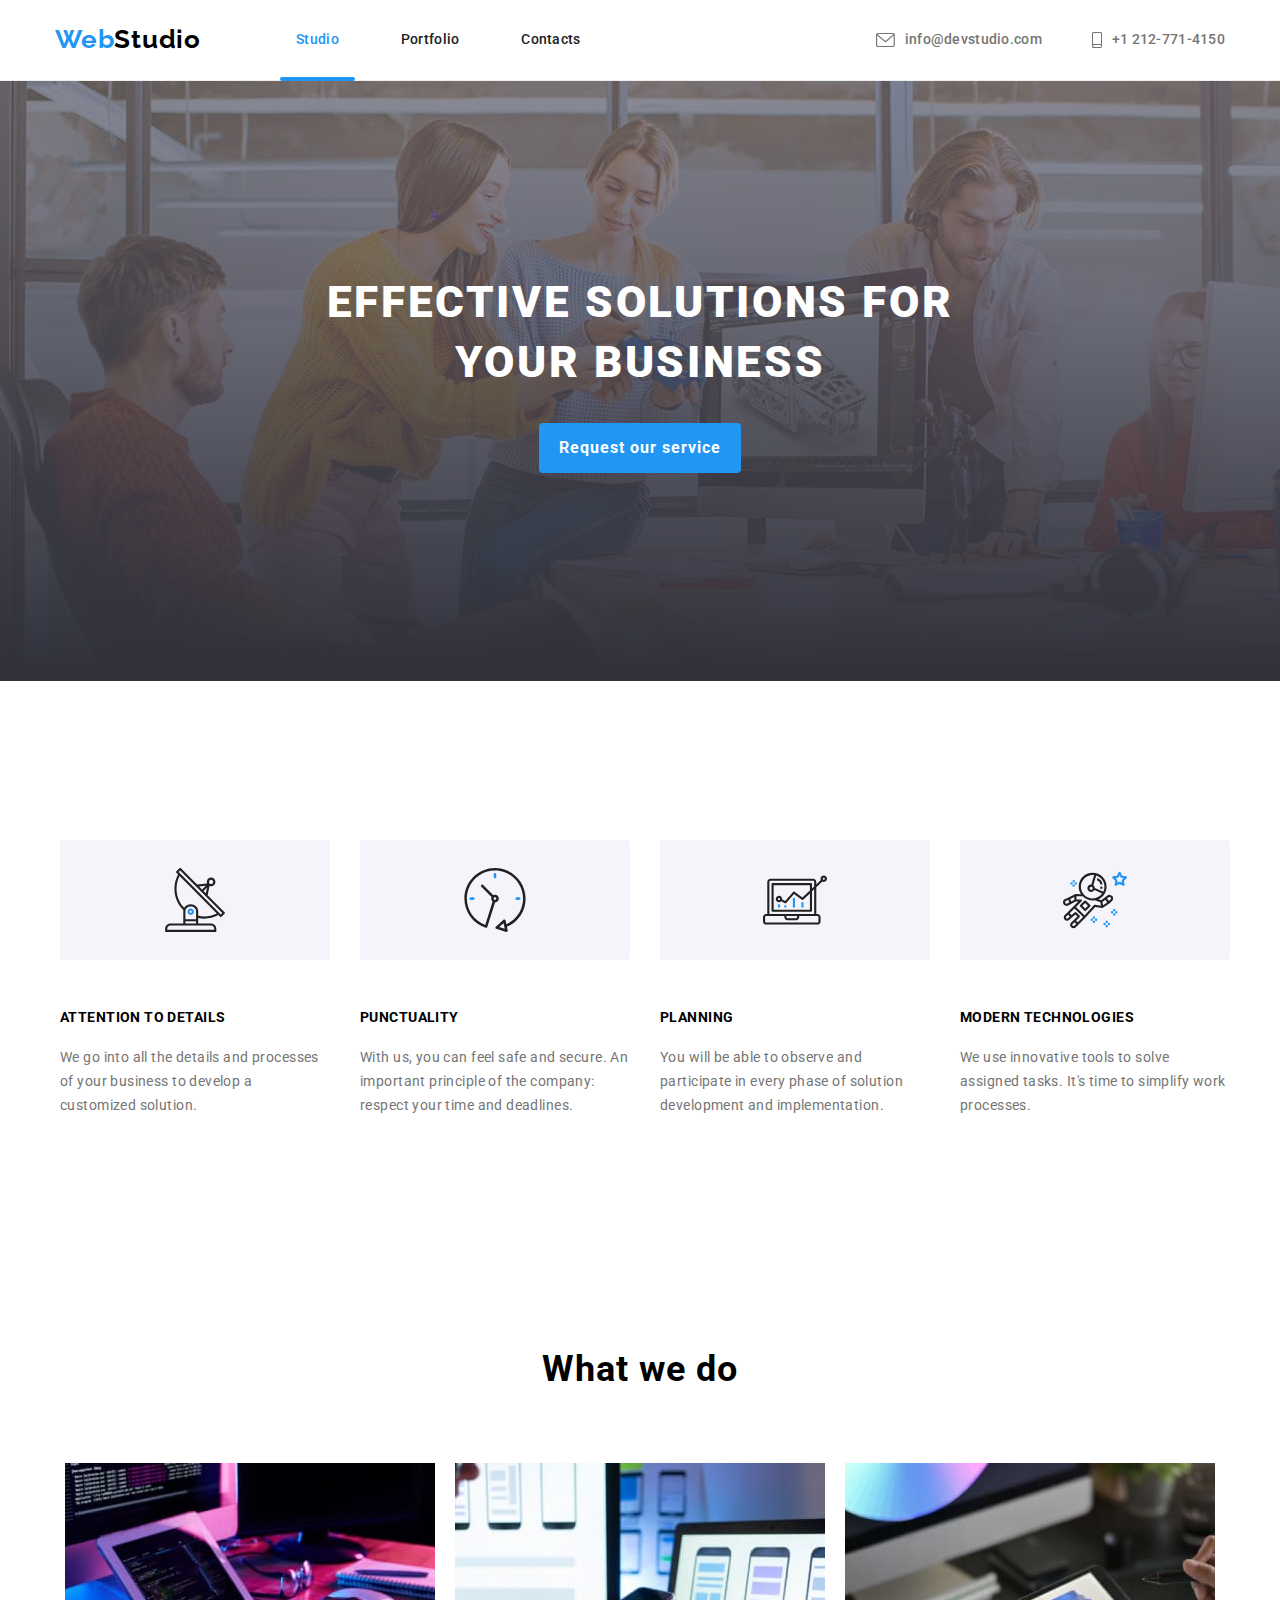
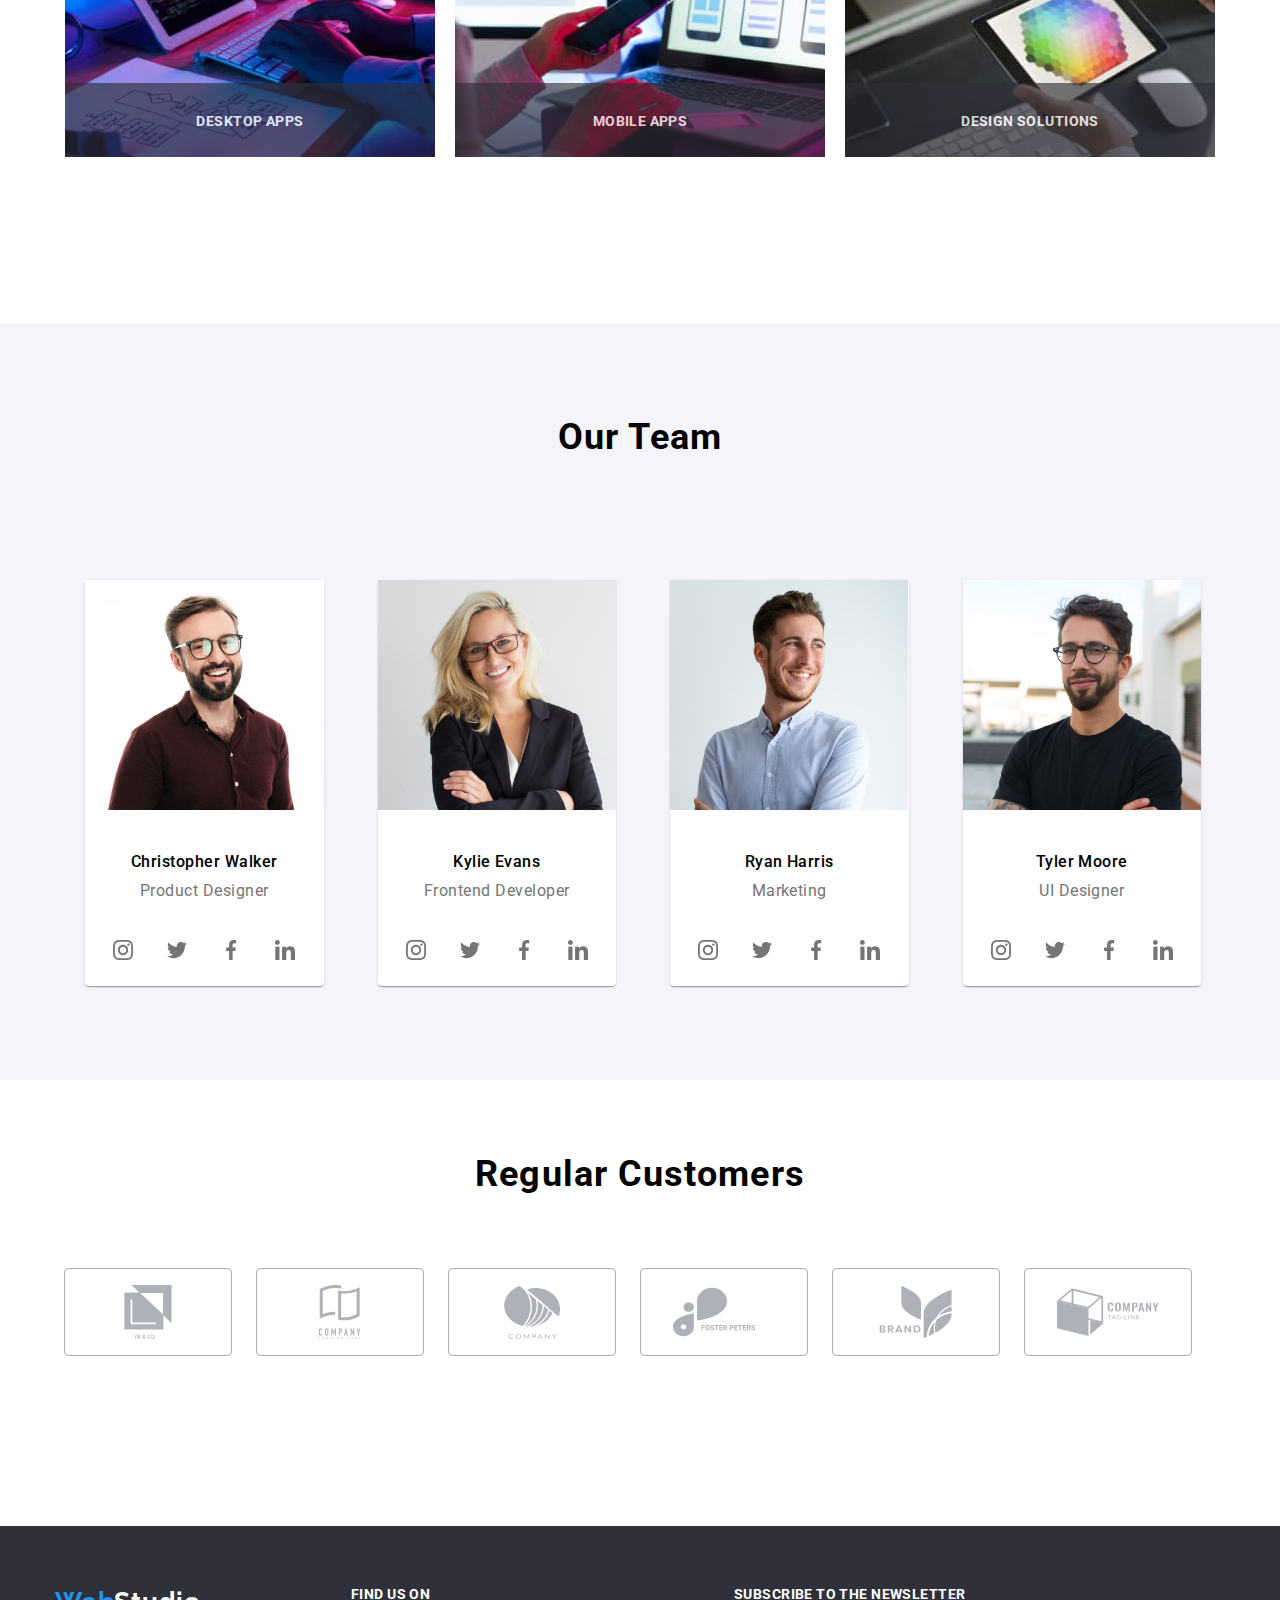
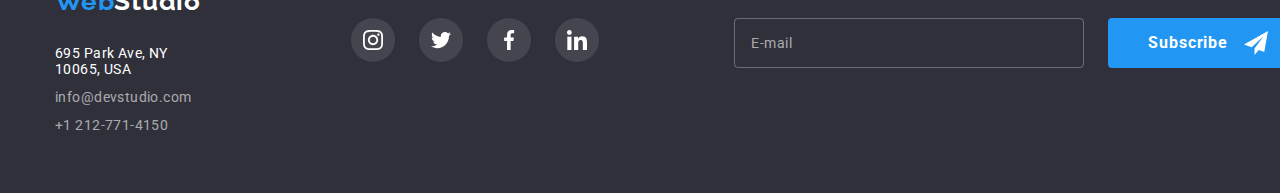
<file: index.html>
<!DOCTYPE html>
<html lang="en">

<head>
  <meta charset="UTF-8" />
  <meta http-equiv="X-UA-Compatible" content="IE=edge" />
  <meta name="viewport" content="width=device-width, initial-scale=1.0" />
  <link rel="preconnect" href="https://fonts.googleapis.com" />
  <link rel="preconnect" href="https://fonts.gstatic.com" crossorigin />
  <link href="https://fonts.googleapis.com/css2?family=Raleway:wght@700&family=Roboto:wght@400;500;700;900&display=swap"
    rel="stylesheet" />
  <link rel="stylesheet"
    href="https://cdnjs.cloudflare.com/ajax/libs/modern-normalize/1.0.0/modern-normalize.min.css" />
  <link rel="stylesheet" href="./css/styles.css" />
  <title>Main</title>
</head>

<body>
  <div class="modal is-hidden" data-modal>
    <div class="inner-div">
      <button data-modal-close type="button" class="modal-btn">
        <svg class="modal-icon" width="11" height="11">
          <use href="./images/icons.svg#icon-close-black-18dp-2-1"></use>
        </svg>
      </button>
      <h3 class="modal-title">Leave your information and we'll call you back</h3>
      <div class="modal-content">
        <form name="contact-form" class="contact-form">
          <div class="form-element">
            <label class="form-item">
              <p class="form-item-text">Name</p>
              <input type="text" name="name" class="form-input">
              <svg class="form-svg" width="12" height="12">
                <use href="./images/icons.svg#icon-account"></use>
              </svg>
            </label>
          </div>
          <div class="form-element">
            <label class="form-item">
              <p class="form-item-text">Telephone</p>
              <input type="tel" name="phone_number" class="form-input">
              <svg class="form-svg" width="13" height="13">
                <use href="./images/icons.svg#icon-phone"></use>
              </svg>
            </label>
          </div>
          <div class="form-element">
            <label class="form-item">
              <p class="form-item-text">E-mail</p>
              <input type="email" name="email" class="form-input">
              <svg class="form-svg" width="15" height="12">
                <use href="./images/icons.svg#icon-envelope-2"></use>
              </svg>
            </label>
          </div>
          <div class="form-element">
            <label class="form-item">
              <p class="form-item-text">Comments</p>
              <textarea name="comments" rows="8" placeholder="Enter the text"></textarea>
            </label>
          </div>
          <label class="form-agreement">
            <input class="form-checkbox" type="checkbox" name="terms_conditions" />
            <span class="form-text">
              I agree with the letter and accept the
              <a class="form-link" href="">Terms and Conditions</a>
            </span>
          </label>
          <button class="form-button" type="submit">Send</button>
        </form>
      </div>
    </div>
  </div>
  </div>
  </div>

  <!-- Page header -->
  <header class="page-header">
    <!-- Navigation bar -->
    <div class="container header-container">
      <nav class="nav-section unstyled-list">
        <a class="logo top-logo link" href="./index.html">Studio</a>
        <ul class="left-nav unstyled-list">
          <li class="left-nav-item">
            <a class="nav-pages link active-link" href="./index.html">Studio</a>
          </li>
          <li class="left-nav-item">
            <a class="nav-pages link" href="./portfolio.html">Portfolio</a>
          </li>
          <li class="left-nav-item">
            <a class="nav-pages link" href="contacts.html">Contacts</a>
          </li>
        </ul>
        <ul class="right-nav unstyled-list link">
          <li><a href="mailto:info@devstudio.com"><svg class="nav-contacts-icon" width="29" height="16">
                <use href="./images/icons.svg#icon-envelope"></use>
              </svg>info@devstudio.com</a></li>
          <li><a href="tel:+12127724159"><svg class="nav-contacts-icon" width="20" height="16">
                <use href="./images/icons.svg#icon-smartphone"></use>
              </svg>+1 212-771-4150</a></li>
        </ul>
      </nav>
    </div>
  </header>

  <!-- Unique page content -->
  <main>
    <!-- Hero section -->
    <section class="hero-section">
      <div class="container hero-container">
        <h1 class="h1 hero-title">EFFECTIVE SOLUTIONS FOR <br> YOUR BUSINESS</h1>
        <button data-modal-open class="hero-button" type="button">Request our service</button>
      </div>
    </section>

    <!-- Our values section -->
    <section class="section our-values">
      <div class="container">
        <div class="values-wrapper">
          <ul class="our-values-card-set unstyled-list">
            <li class="values-card">
              <div class="values-icon-background">
                <svg class="values-icons" width="65" height="70">
                  <use href="./images/icons.svg#icon-antenna-1"></use>
                </svg>
              </div>
              <h2 class="values-title">ATTENTION TO DETAILS</h2>
              <p class="values-text">
                We go into all the details and processes of your business to
                develop a customized solution.
              </p>
            </li>
            <li class="values-card">
              <div class="values-icon-background">
                <svg class="values-icons" width="70" height="70">
                  <use href="./images/icons.svg#icon-clock-1"></use>
                </svg>
              </div>
              <h2 class="values-title">PUNCTUALITY</h2>
              <p class="values-text">
                With us, you can feel safe and secure. An important principle of
                the company: respect your time and deadlines.
              </p>
            </li>
            <li class="values-card">
              <div class="values-icon-background">
                <svg class="values-icons" width="70" height="70">
                  <use href="./images/icons.svg#icon-diagram-1"></use>
                </svg>
              </div>
              <h2 class="values-title">PLANNING</h2>
              <p class="values-text">
                You will be able to observe and participate in every phase of
                solution development and implementation.
              </p>
            </li>
            <li class="values-card">
              <div class="values-icon-background">
                <svg class="values-icons" width="70" height="70">
                  <use href="./images/icons.svg#icon-astronaut-1"></use>
                </svg>
              </div>
              <h2 class="values-title">MODERN TECHNOLOGIES</h2>
              <p class="values-text">
                We use innovative tools to solve assigned tasks. It's time to
                simplify work processes.
              </p>
            </li>
          </ul>
        </div>
      </div>
    </section>

    <!-- What we do section -->
    <section class="section">
      <div class="container">
        <h2 class="h2 section-title">What we do</h2>
        <ul class="what-we-do-img-cards unstyled-list">
          <li class="services-list-item">
            <div class="overlay-wwd">
              <p>DESKTOP APPS</p>
            </div>
            <img class="what-we-do-image" src="images/tablet1.jpg" alt="hands working on keyboard and tablet" />
          </li>
          <li class="services-list-item">
            <div class="overlay-wwd">
              <p>Mobile APPS</p>
            </div>
            <img class="what-we-do-image" src="images/laptop.jpg" alt="hands with phone and laptop" />
          </li>
          <li class="services-list-item">
            <div class="overlay-wwd">
              <p>DESIGN SOLUTIONS</p>
            </div>
            <img class="what-we-do-image" src="images/tablet2.jpg" alt="hands with a tablet showing a color palette" />
          </li>
        </ul>
      </div>
    </section>

    <!-- Our Team section -->
    <section class="section team-section">
      <div class="container our-team">
        <h2 class="h2 section-title">Our Team</h2>
        <ul class="team-cards unstyled-list">
          <li class="team-member-card">
            <img class="team-member-pic" src="images/person1.jpg" alt="Christopher Walker" />
            <div class="team-card-wrapper">
              <h3 class="team-name">Christopher Walker</h3>
              <p class="team-job-title">Product Designer</p>
              <div class="social-media-icons">
                <ul class="footer-social-list unstyled-list">
                  <li class="icon-list-item"><a href="#">
                      <svg class="footer-social-list-icon">
                        <use href="./images/icons.svg#icon-instagram-2"></use>
                      </svg>
                    </a></li>
                  <li class="icon-list-item"><a href="#"><svg class="footer-social-list-icon">
                        <use href="./images/icons.svg#icon-twitter-1"></use>
                      </svg></a></li>
                  <li class="icon-list-item"><a href="#"><svg class="footer-social-list-icon">
                        <use href="./images/icons.svg#icon-facebook-1"></use>
                      </svg></a></li>
                  <li class="icon-list-item"><a href="#"><svg class="footer-social-list-icon">
                        <use href="./images/icons.svg#icon-linkedin-1"></use>
                      </svg></a></li>
                </ul>
              </div>
            </div>
          </li>
          <li class="team-member-card">
            <img class="team-member-pic" src="images/person2.jpg" alt="Kylie Evans" />
            <div class="team-card-wrapper">
              <h3 class="team-name">Kylie Evans</h3>
              <p class="team-job-title">Frontend Developer</p>
              <div class="social-media-icons">
                <ul class="footer-social-list unstyled-list">
                  <li class="icon-list-item"><a href="#">
                      <svg class="footer-social-list-icon">
                        <use href="./images/icons.svg#icon-instagram-2"></use>
                      </svg>
                    </a></li>
                  <li class="icon-list-item"><a href="#"><svg class="footer-social-list-icon">
                        <use href="./images/icons.svg#icon-twitter-1"></use>
                      </svg></a></li>
                  <li class="icon-list-item"><a href="#"><svg class="footer-social-list-icon">
                        <use href="./images/icons.svg#icon-facebook-1"></use>
                      </svg></a></li>
                  <li class="icon-list-item"><a href="#"><svg class="footer-social-list-icon">
                        <use href="./images/icons.svg#icon-linkedin-1"></use>
                      </svg></a></li>
                </ul>
              </div>
            </div>
          </li>
          <li class="team-member-card">
            <img class="team-member-pic" src="images/person3.jpg" alt="Ryan Harris" />
            <div class="team-card-wrapper">
              <h3 class="team-name">Ryan Harris</h3>
              <p class="team-job-title">Marketing</p>
              <div class="social-media-icons">
                <ul class="footer-social-list unstyled-list">
                  <li class="icon-list-item"><a href="#">
                      <svg class="footer-social-list-icon">
                        <use href="./images/icons.svg#icon-instagram-2"></use>
                      </svg>
                    </a></li>
                  <li class="icon-list-item"><a href="#"><svg class="footer-social-list-icon">
                        <use href="./images/icons.svg#icon-twitter-1"></use>
                      </svg></a></li>
                  <li class="icon-list-item"><a href="#"><svg class="footer-social-list-icon">
                        <use href="./images/icons.svg#icon-facebook-1"></use>
                      </svg></a></li>
                  <li class="icon-list-item"><a href="#"><svg class="footer-social-list-icon">
                        <use href="./images/icons.svg#icon-linkedin-1"></use>
                      </svg></a></li>
                </ul>
              </div>
            </div>
          </li>
          <li class="team-member-card">
            <img class="team-member-pic" src="images/person4.jpg" alt="Tyler Moore" />
            <div class="team-card-wrapper">
              <h3 class="team-name">Tyler Moore</h3>
              <p class="team-job-title">UI Designer</p>
              <div class="social-media-icons">
                <ul class="footer-social-list unstyled-list">
                  <li class="icon-list-item"><a href="#">
                      <svg class='footer-social-list-icon'>
                        <use href="./images/icons.svg#icon-instagram-2"></use>
                      </svg>
                    </a></li>
                  <li class="icon-list-item"><a href="#"><svg class="footer-social-list-icon">
                        <use href="./images/icons.svg#icon-twitter-1"></use>
                      </svg></a></li>
                  <li class="icon-list-item"><a href="#"><svg class='footer-social-list-icon'>
                        <use href="./images/icons.svg#icon-facebook-1"></use>
                      </svg></a></li>
                  <li class="icon-list-item"><a href="#"><svg class='footer-social-list-icon'>
                        <use href="./images/icons.svg#icon-linkedin-1"></use>
                      </svg></a></li>
                </ul>
              </div>
            </div>
          </li>
        </ul>
      </div>
    </section>

    <!-- Regular customers section -->
    <section class="section customers-section">
      <div class="customers-container container">
        <h2 class="h2 section-title">Regular Customers</h2>
        <div class="customers-icons-wrapper">
          <ul class="unstyled-list customers-list">
            <li class="list customers-list-item">
              <a href="#" class="customers-logo-link">
                <svg class="customers-logo-icon">
                  <use href="./images/icons.svg#icon-group"></use>
                </svg>
              </a>
            </li>
            <li class="list customers-list-item">
              <a href="#" class="customers-logo-link">
                <svg class="customers-logo-icon">
                  <use href="./images/icons.svg#icon-group-1"></use>
                </svg>
              </a>
            </li>
            <li class="list customers-list-item">
              <a href="#" class="customers-logo-link">
                <svg class="customers-logo-icon">
                  <use href="./images/icons.svg#icon-group-2"></use>
                </svg>
              </a>
            </li>
            <li class="list customers-list-item">
              <a href="#" class="customers-logo-link">
                <svg class="customers-logo-icon">
                  <use href="./images/icons.svg#icon-group-copy"></use>
                </svg>
              </a>
            </li>
            <li class="list customers-list-item">
              <a href="#" class="customers-logo-link">
                <svg class="customers-logo-icon">
                  <use href="./images/icons.svg#icon-group-1-copy"></use>
                </svg>
              </a>
            </li>
            <li class="list customers-list-item">
              <a href="#" class="customers-logo-link">
                <svg class="customers-logo-icon">
                  <use href="./images/icons.svg#icon-group-2-copy"></use>
                </svg>
              </a>
            </li>
          </ul>
        </div>
      </div>
    </section>
  </main>

  <!-- Page footer -->
  <footer class="footer">
    <div class="container footer-container">
      <div class="footer-left-wrapper">
        <a class="logo bottom-logo link" href="studio.html">Studio</a>
        <ul class="unstyled-list">
          <li>
            <address class="footer-address">695 Park Ave, NY 10065, USA</address>
          </li>
          <li class="footer-mail">
            <a class="footer-link" href="mailto:info@devstudio.com">info@devstudio.com</a>
          </li>
          <li>
            <a class="footer-link" href="tel:+12127724159">+1 212-771-4150</a>
          </li>
        </ul>
      </div>
      <div class="footer-social-wrappper">
        <h2 class="footer-social-title">Find us on</h2>
        <ul class="footer-social-list unstyled-list">
          <li class="footer-social-list-item">
            <a href="#" class="footer-social-list-link">
              <svg class="footer-social-list-icon">
                <use href="./images/icons.svg#icon-instagram-2"></use>
              </svg>
            </a>
          </li>
          <li class="footer-social-list-item">
            <a href="#" class="footer-social-list-link">
              <svg class="footer-social-list-icon">
                <use href="./images/icons.svg#icon-twitter-1"></use>
              </svg>
            </a>
          </li>
          <li class="footer-social-list-item">
            <a href="#" class="footer-social-list-link">
              <svg class="footer-social-list-icon">
                <use href="./images/icons.svg#icon-facebook-1"></use>
              </svg>
            </a>
          </li>
          <li class="footer-social-list-item">
            <a href="#" class="footer-social-list-link">
              <svg class="footer-social-list-icon">
                <use href="./images/icons.svg#icon-linkedin-1"></use>
              </svg>
            </a>
          </li>
        </ul>
      </div>

      <form action="#" class="footer-form">
        <h2 class="form-title">Subscribe to the newsletter</h2>
        <div class="form-all">
          <input type="email" name="email" id="email" class="form-input" placeholder="E-mail">
          <label for="email" class="form-label"></label>
          <button class="form-button" type="submit">
            <p class="subscribe-btn-text">Subscribe</p>
            <svg class="form-icon">
              <use href="./images/icons.svg#icon-send"></use>
            </svg>
          </button>
        </div>
      </form>

    </div>
  </footer>

  <script src="./js/modal.js"></script>
</body>

</html>
</file>
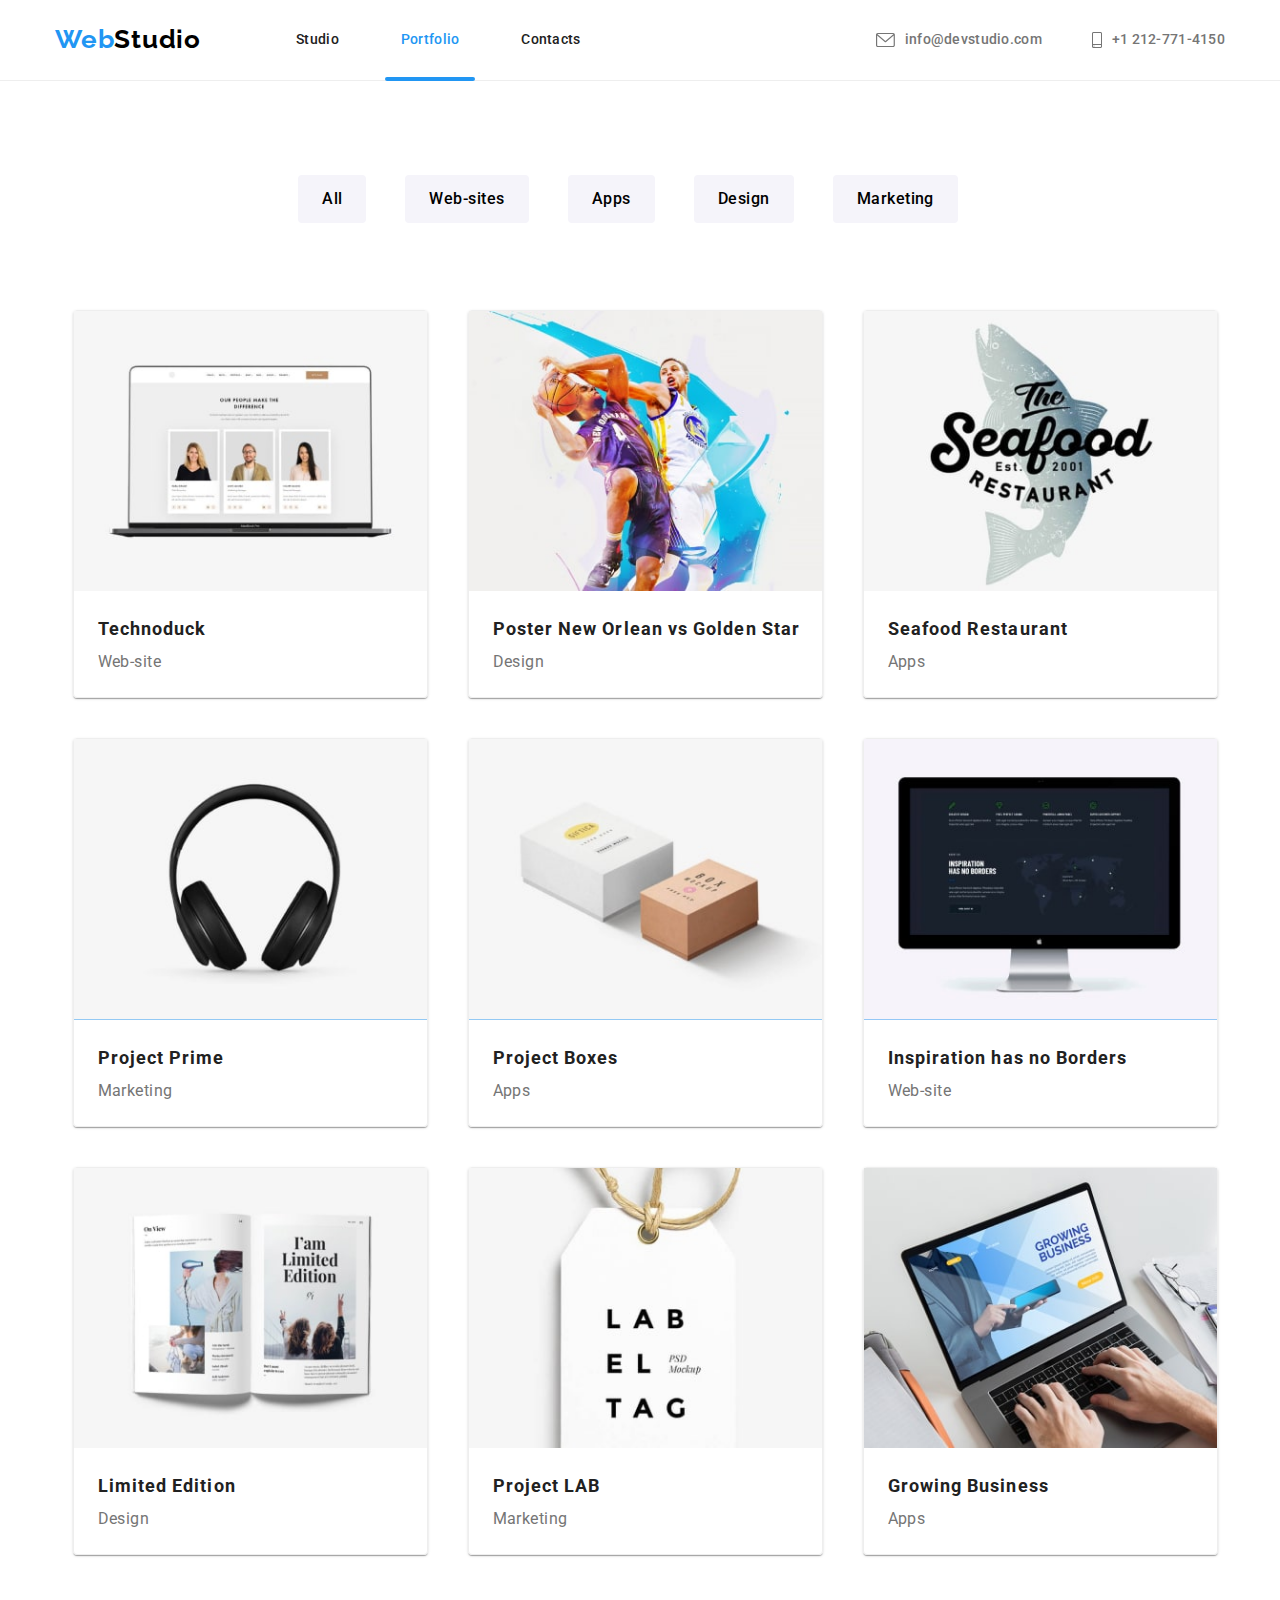
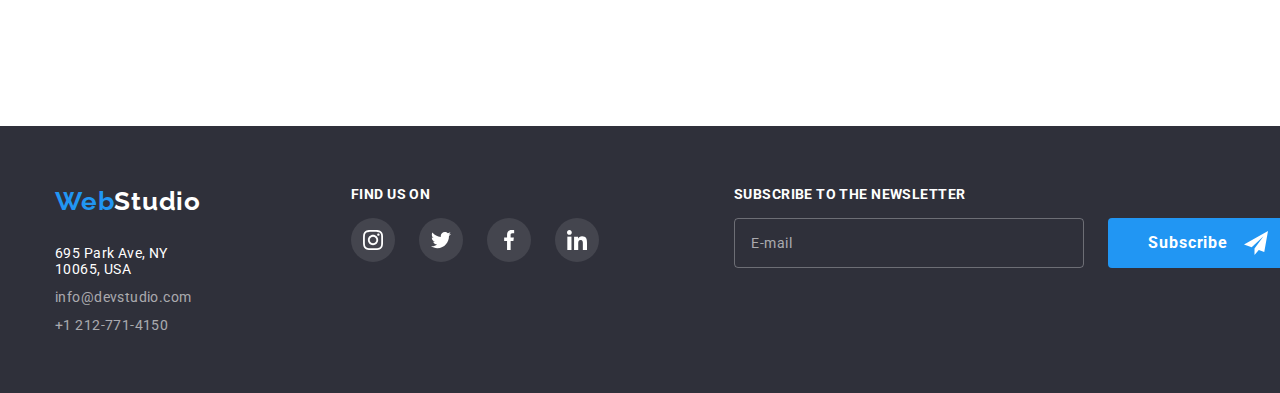
<file: portfolio.html>
<!DOCTYPE html>
<html lang="en">

<head>
  <meta charset="UTF-8" />
  <meta http-equiv="X-UA-Compatible" content="IE=edge" />
  <meta name="viewport" content="width=device-width, initial-scale=1.0" />
  <link rel="preconnect" href="https://fonts.googleapis.com" />
  <link rel="preconnect" href="https://fonts.gstatic.com" crossorigin />
  <link href="https://fonts.googleapis.com/css2?family=Raleway:wght@700&family=Roboto:wght@400;500;700;900&display=swap"
    rel="stylesheet" />
  <link rel="stylesheet"
    href="https://cdnjs.cloudflare.com/ajax/libs/modern-normalize/1.0.0/modern-normalize.min.css" />
  <link rel="stylesheet" href="./css/styles.css" />
  <title>Portfolio</title>
</head>

<body>

  <!-- Page header -->
  <header class="page-header">
    <!-- Navigation bar -->
    <div class="container header-container">
      <nav class="nav-section unstyled-list">
        <a class="logo top-logo link" href="./index.html">Studio</a>
        <ul class="left-nav unstyled-list">
          <li class="left-nav-item">
            <a class="nav-pages link" href="./index.html">Studio</a>
          </li>
          <li class="left-nav-item">
            <a class="nav-pages link active-link" href="./portfolio.html">Portfolio</a>
          </li>
          <li class="left-nav-item">
            <a class="nav-pages link" href="contacts.html">Contacts</a>
          </li>
        </ul>
        <ul class="right-nav unstyled-list link">
          <li><a href="mailto:info@devstudio.com"><svg class="nav-contacts-icon" width="29" height="16">
                <use href="./images/icons.svg#icon-envelope"></use>
              </svg>info@devstudio.com</a></li>
          <li><a href="tel:+12127724159"><svg class="nav-contacts-icon" width="20" height="16">
                <use href="./images/icons.svg#icon-smartphone"></use>
              </svg>+1 212-771-4150</a></li>
        </ul>
      </nav>
    </div>
  </header>

  <!-- Unique page content -->
  <main>
    <section class="section portfolio-section">

      <div class="container">
        <!-- Top buttons -->
        <ul class="portfolio-top-buttons unstyled-list">
          <li class="portfolio-list"><button class="btn portfolio-button" type="button">All</button></li>
          <li>
            <button class="btn portfolio-button" type="button">Web-sites</button>
          </li>
          <li class="portfolio-list">
            <button class="btn portfolio-button" type="button">Apps</button>
          </li>
          <li class="portfolio-list">
            <button class="btn portfolio-button" type="button">Design</button>
          </li>
          <li class="portfolio-list">
            <button class="btn portfolio-button" type="button">Marketing</button>
          </li>
        </ul>

        <!-- Portfolio page cards -->
        <div class="cards-container">
          <ul class="portfolio-cards unstyled-list">
            <li class="portfolio-item">
              <div class="overlay-portfolio">
                <div class="overlay1">
                  <p>Technoduck is a state-of-the-art coronavirus distribution platform. Companies use this platform for
                    digital espionage and attacks on competitors' secure servers.</p>
                </div>
                <img class="portfolio-image" src="images/portfolio1.jpg" alt="laptop with 3 people">
              </div>
              <h2 class="portfolio-title">Technoduck</h2>
              <p class="portfolio-text">Web-site</p>
            </li>
            <li class="portfolio-item">
              <div class="overlay-portfolio">
                <div class="overlay1">
                  <p>Technoduck is a state-of-the-art coronavirus distribution platform. Companies use this platform for
                    digital
                    espionage and attacks on competitors' secure servers.</p>
                </div>
                <img class="portfolio-image" src="images/portfolio2.jpg" alt="poster 2 male basketball players">
              </div>
              <h2 class="portfolio-title one-liner">Poster New Orlean vs Golden Star</h2>
              <p class="portfolio-text">Design</p>
            </li>
            <li class="portfolio-item">
              <div class="overlay-portfolio">
                <div class="overlay1">
                  <p>Technoduck is a state-of-the-art coronavirus distribution platform. Companies use this platform for
                    digital
                    espionage and attacks on competitors' secure servers.</p>
                </div>
                <img class="portfolio-image" src="images/portfolio3.jpg" alt="seafood restaurant poster" />
              </div>
              <div class="portfolio-card-wrapper">
                <h2 class="portfolio-title">Seafood Restaurant</h2>
                <p class="portfolio-text">Apps</p>
              </div>
            </li>
            <li class="portfolio-item">
              <div class="overlay-portfolio">
                <div class="overlay1">
                  <p>Technoduck is a state-of-the-art coronavirus distribution platform. Companies use this platform for
                    digital
                    espionage and attacks on competitors' secure servers.</p>
                </div>
                <img class="portfolio-image" src="images/portfolio4.jpg" alt="headphones" />
              </div>
              <div class="portfolio-card-wrapper">
                <h2 class="portfolio-title">Project Prime</h2>
                <p class="portfolio-text">Marketing</p>
              </div>
            </li>
            <li class="portfolio-item">
              <div class="overlay-portfolio">
                <div class="overlay1">
                  <p>Technoduck is a state-of-the-art coronavirus distribution platform. Companies use this platform for
                    digital
                    espionage and attacks on competitors' secure servers.</p>
                </div>
                <img class="portfolio-image" src="images/portfolio5.jpg" alt="2 boxes" />
              </div>
              <div class="portfolio-card-wrapper">
                <h2 class="portfolio-title">Project Boxes</h2>
                <p class="portfolio-text">Apps</p>
              </div>
            </li class="portfolio-item">
            <li class="portfolio-item">
              <div class="overlay-portfolio">
                <div class="overlay1">
                  <p>Technoduck is a state-of-the-art coronavirus distribution platform. Companies use this platform for
                    digital
                    espionage and attacks on competitors' secure servers.</p>
                </div>
                <img class="portfolio-image" src="images/portfolio6.jpg" alt="mac web screen" />
              </div>
              <div class="portfolio-card-wrapper">
                <h2 class="portfolio-title">Inspiration has no Borders</h2>
                <p class="portfolio-text">Web-site</p>
              </div>
            </li>
            <li class="portfolio-item">
              <div class="overlay-portfolio">
                <div class="overlay1">
                  <p>Technoduck is a state-of-the-art coronavirus distribution platform. Companies use this platform for
                    digital
                    espionage and attacks on competitors' secure servers.</p>
                </div>
                <img class="portfolio-image" src="images/portfolio7.jpg" alt="magazine" />
              </div>
              <div class="portfolio-card-wrapper">
                <h2 class="portfolio-title">Limited Edition</h2>
                <p class="portfolio-text">Design</p>
              </div>
            </li>
            <li class="portfolio-item">
              <div class="overlay-portfolio">
                <div class="overlay1">
                  <p>Technoduck is a state-of-the-art coronavirus distribution platform. Companies use this platform for
                    digital
                    espionage and attacks on competitors' secure servers.</p>
                </div>
                <img class="portfolio-image" src="images/portfolio8.jpg" alt="label" />
              </div>
              <div class="portfolio-card-wrapper">
                <h2 class="portfolio-title">Project LAB</h2>
                <p class="portfolio-text">Marketing</p>
              </div>
            </li>
            <li class="portfolio-item">
              <div class="overlay-portfolio">
                <div class="overlay1">
                  <p>Technoduck is a state-of-the-art coronavirus distribution platform. Companies use this platform for
                    digital
                    espionage and attacks on competitors' secure servers.</p>
                </div>
                <img class="portfolio-image" src="images/portfolio9.jpg" alt="laptop" />
              </div>
              <div class="portfolio-card-wrapper">
                <h2 class="portfolio-title">Growing Business</h2>
                <p class="portfolio-text">Apps</p>
              </div>
            </li>
          </ul>
        </div>
      </div>
    </section>
  </main>

  <!-- Page footer -->
  <footer class="footer">
    <div class="container footer-container">
      <div class="footer-left-wrapper">
        <a class="logo bottom-logo link" href="studio.html">Studio</a>
        <ul class="unstyled-list">
          <li>
            <address class="footer-address">695 Park Ave, NY 10065, USA</address>
          </li>
          <li class="footer-mail">
            <a class="footer-link" href="mailto:info@devstudio.com">info@devstudio.com</a>
          </li>
          <li>
            <a class="footer-link" href="tel:+12127724159">+1 212-771-4150</a>
          </li>
        </ul>
      </div>
      <div class="footer-social-wrappper">
        <h2 class="footer-social-title">Find us on</h2>
        <ul class="footer-social-list unstyled-list">
          <li class="footer-social-list-item">
            <a href="#" class="footer-social-list-link">
              <svg class="footer-social-list-icon">
                <use href="./images/icons.svg#icon-instagram-2"></use>
              </svg>
            </a>
          </li>
          <li class="footer-social-list-item">
            <a href="#" class="footer-social-list-link">
              <svg class="footer-social-list-icon">
                <use href="./images/icons.svg#icon-twitter-1"></use>
              </svg>
            </a>
          </li>
          <li class="footer-social-list-item">
            <a href="#" class="footer-social-list-link">
              <svg class="footer-social-list-icon">
                <use href="./images/icons.svg#icon-facebook-1"></use>
              </svg>
            </a>
          </li>
          <li class="footer-social-list-item">
            <a href="#" class="footer-social-list-link">
              <svg class="footer-social-list-icon">
                <use href="./images/icons.svg#icon-linkedin-1"></use>
              </svg>
            </a>
          </li>
        </ul>
      </div>

      <form action="#" class="footer-form">
        <h2 class="form-title">Subscribe to the newsletter</h2>
        <div class="form-all">
          <input type="email" name="email" id="email" class="form-input" placeholder="E-mail">
          <label for="email" class="form-label"></label>
          <button class="form-button" type="submit">Subscribe
            <svg class="form-icon">
              <use href="./images/icons.svg#icon-send"></use>
            </svg>
          </button>
        </div>
      </form>
    </div>
  </footer>

  <script src="./js/modal.js"></script>
</body>

</html>
</file>
<file: css/styles.css>
/* Elements common to all pages */

* {
  padding: 0;
  margin: 0;
  box-sizing: border-box;
  margin-block-start: 0px;
  margin-block-end: 0px;
  margin-inline-start: 0px;
  margin-inline-end: 0px;
  padding-inline-start: 0px;
}

body {
  --maintextcolor: #212121;
  --hovercolor: #2196f3;
  --secondarytextcolor: #757575;
  --indexhero-background-color: #2f303a;
  --whitetextcolor: #fff;
  --blacktextcolor: #000;
  --portofoliobuttonsbackgroundcolor: #f5f4fa;
  --potfolio-item-border: #eee;
  font-family: "Roboto";
  font-style: normal;
  --customers-icons-color: #afb1b8;
}

header {
  border-bottom: 1px solid #eee;
}

.footer {
  --background-color: #2f303a;
  --footerlinkcolor: rgba(255, 255, 255, 0.6);
  font-weight: 400;
  font-size: 14px;
  line-height: 16px;
  letter-spacing: 0.03em;
}

/* Margins reset (B1, B2) */
h1,
h2,
h3,
h4,
h5,
h6,
ul,
p {
  margin: 0;
  padding: 0;
}

/* Margins reset for inline elements (B3) */
a,
button,
br,
img {
  margin-left: 0;
  margin-right: 0;
}

img {
  display: block;
  max-width: 100%;
}

/*  Hidden */
.visually-hidden {
  position: absolute;
  width: 1px;
  height: 1px;
  margin: -1px;
  border: 0;
  padding: 0;
  white-space: nowrap;
  clip-path: inset(100%);
  clip: rect(0 0 0 0);
  overflow: hidden;
}

/*  Container requirement (B8) */
.container {
  width: 1200px;
  margin: 0 auto;
  padding-left: 15px;
  padding-right: 15px;
  padding-top: 0px;
  padding-bottom: 0px;
}

/* Padding requirement (B15) */
.section {
  padding-top: 94px;
  padding-bottom: 94px;
  margin-bottom: 72px;
  text-align: center;
}

.unstyled-list {
  list-style: none;
}

.link {
  font-style: normal;
  text-decoration: none;
}

/* Nav bar */
.header-container,
.hero-section {
  margin: 0px auto;
}

.page-header {
  display: flex;
  align-items: center;
}

.nav-section {
  display: flex;
  font-weight: 500;
  font-size: 14px;
  line-height: 1.14;
  letter-spacing: 0.02em;
  justify-content: space-between;
  height: 80px;
}

.nav-pages {
  color: var(--maintextcolor);
}

.left-nav {
  display: flex;
  gap: 30px;
  align-self: center;
}

.left-nav-item {
  gap: 50px;
  flex-grow: 1;
  text-decoration: none;
  display: block;
  text-align: center;
  padding: 31px 16px;
  text-decoration: none;
  position: relative;
}

.active-link,
.left-nav-item:hover,
.left-nav-item:focus,
.left-nav-item:active {
  color: var(--hovercolor);
  transition: 250ms cubic-bezier(0.4, 0, 0.2, 1);
}

.active-link:hover,
.active-link:focus,
.active-link:active {
  color: var(--hovercolor);
  transition: 250ms cubic-bezier(0.4, 0, 0.2, 1);
}

.active-link::after {
  content: "";
  position: absolute;
  bottom: -2px;
  left: 0;
  width: 100%;
  height: 4px;
  background-color: var(--hovercolor);
  border-radius: 2px;
  transition: 250ms cubic-bezier(0.4, 0, 0.2, 1);
}

.right-nav {
  display: flex;
  gap: 50px;
  padding-left: 200px;
  align-self: center;
}

.right-nav a {
  font-weight: 500;
  font-size: 14px;
  line-height: 1.14;
  letter-spacing: 0.02em;
  color: var(--secondarytextcolor);
  justify-content: flex-end;
  display: flex;
  flex-direction: row;
  align-items: center;
  text-decoration: none;
}

.right-nav a:hover {
  color: var(--hovercolor);
  transition: 250ms cubic-bezier(0.4, 0, 0.2, 1);
}

.nav-pages:hover,
.nav-pages:focus,
.footer-link:hover,
.footer-link:focus {
  color: var(--hovercolor);
  transition: 250ms cubic-bezier(0.4, 0, 0.2, 1);
}

.nav-contacts-icon {
  padding-right: 10px;
  fill: var(--secondarytextcolor);
}

.nav-contacts-icon:hover {
  fill: var(--hovercolor);
  transition: 250ms cubic-bezier(0.4, 0, 0.2, 1);
}

/* Logos */
.logo {
  font-family: "Raleway";
  font-style: normal;
  font-weight: 700;
  font-size: 26px;
  line-height: 1.19;
  letter-spacing: 0.03em;
}

.top-logo {
  color: var(--blacktextcolor);
  margin-top: 24px;
}

.top-logo::before {
  content: "Web";
  color: var(--hovercolor);
}

.bottom-logo {
  color: var(--whitetextcolor);
}

.bottom-logo::before {
  content: "Web";
  color: var(--hovercolor);
  transition: 250ms cubic-bezier(0.4, 0, 0.2, 1);
}

/* Common images styles */
.what-we-do-image {
  width: 370px;
  height: 294px;
}

/* Index | Studio page */

/* Hero section of Studio page */
.hero-container {
  text-align: center;
}

.hero-section {
  background: var(--indexhero-background-color);
  padding: 192px 0px;
  width: 100%;
  height: 600px;
  left: 0px;
  top: 80px;
  display: flex;
  align-items: center;
  flex-direction: column;
  background-image: linear-gradient(
      to bottom,
      rgba(149, 149, 160, 0.52),
      rgb(47, 48, 58)
    ),
    url(..//images/hero-background.jpg);
}

.hero-title {
  font-weight: 900;
  font-size: 44px;
  line-height: 1.36;
  text-align: center;
  letter-spacing: 0.06em;
  text-transform: uppercase;
  color: var(--whitetextcolor);
  margin-bottom: 30px;
}

.hero-button {
  font-weight: 700;
  font-size: 16px;
  line-height: 1.87;
  letter-spacing: 0.06em;
  color: var(--whitetextcolor);
  border-radius: 4px;
  border: none;
  background-color: var(--hovercolor);
  align-items: center;
  align-items: center;
  text-align: center;
  padding: 10px 20px;
  cursor: pointer;
}

/* Hw-05 */
.modal {
  background: rgba(0, 0, 0, 0.2);
  position: absolute;
  display: flex;
  justify-content: center;
  align-items: center;
  width: 100%;
  height: 100%;
  z-index: 99;
  transition: opacity linear;
  transition: 250ms cubic-bezier(0.4, 0, 0.2, 1);
}

.inner-div {
  position: relative;
  display: flex;
  flex-direction: column;
  align-items: flex-end;
  width: 528px;
  height: 581px;
  background: var(--whitetextcolor);
  box-shadow: 0px 1px 3px rgba(0, 0, 0, 0.12), 0px 1px 1px rgba(0, 0, 0, 0.14),
    0px 2px 1px rgba(0, 0, 0, 0.2);
  border-radius: 4px;
}

.is-hidden /*backdrop */ {
  visibility: hidden;
  opacity: 0;
}

.modal-btn {
  width: 30px;
  height: 30px;
  border-radius: 50%;
  background: var(--whitetextcolor);
  border: 1px solid rgba(0, 0, 0, 0.1);
  margin-top: 8px;
  margin-right: 8px;
  cursor: pointer;
  transition: 250ms cubic-bezier(0.4, 0, 0.2, 1);
}

.modal-btn:hover {
  fill: var(--hovercolor);
}

.modal-title {
  font-weight: 700;
  font-size: 20px;
  line-height: 23px;
  text-align: center;
  letter-spacing: 0.03em;
  color: var(--maintextcolor);
  align-self: flex-start;
  margin-left: 40px;
}

.modal-content {
  display: flex;
  align-self: flex-start;
  padding-left: 40px;
  padding-top: 12px;
  width: 480px;
}

.contact-form {
  display: flex;
  flex-direction: column;
  gap: 10px;
  flex-grow: 1;
}

.form-element {
  position: relative;
}

.form-item {
  position: relative;
  display: flex;
  flex-direction: column;
  gap: 2px;
  font-size: 12px;
  line-height: 14px;
  letter-spacing: 0.01em;
  color: var(--secondarytextcolor);
  padding-bottom: 4px;
}

.form-item input,
.form-item textarea {
  padding: 8px;
  padding-left: 30px;
  border: solid 1px var(--customers-icons-color);
  border-radius: 4px;
  width: 448px;
  color: var(--secondarytextcolor);
}

.form-item svg {
  position: absolute;
  left: 15px;
  top: 50%;
  transform: translateY(-50%);
  transform: translateX(-10%);
  z-index: 5;
}

.form-button {
  width: 200px;
  height: 50px;
  align-self: center;
  font-weight: 700;
  font-size: 16px;
  line-height: 1.87;
  letter-spacing: 0.06em;
  color: var(--whitetextcolor);
  border-radius: 4px;
  border: none;
  background-color: var(--hovercolor);
  align-items: center;
  align-items: center;
  text-align: center;
  padding: 10px 20px;
  cursor: pointer;
}

.form-text {
  font-weight: 400;
  font-size: 14px;
  line-height: 24px;
  letter-spacing: 0.03em;
  color: var(--secondarytextcolor);
}

/* checkhbox */
.form-agreement {
  display: flex;
  align-items: center;
  justify-content: center;
  gap: 10px;
  margin-bottom: 20px;
  font-size: 12px;
}

.form-checkbox {
  width: 16px;
  height: 15px;
  border: 2px solid var(--blacktextcolor);
}

.form-link {
  color: var(--hovercolor);
  text-decoration: underline;
  font-weight: 400;
  font-size: 14px;
  line-height: 24px;
  letter-spacing: 0.03em;
}

/* hovers */
.form-input:focus + .form-svg {
  outline: none;
  border-color: var(--hovercolor);
  fill: var(--hovercolor);
  transition: 250ms cubic-bezier(0.4, 0, 0.2, 1);
  cursor: pointer;
}

.form-item textarea:focus {
  outline: none;
  border-color: var(--hovercolor);
  transition: 250ms cubic-bezier(0.4, 0, 0.2, 1);
  cursor: pointer;
}

/* Making input not change color on hover */
.form-item input:hover {
  border-color: var(--customers-icons-color);
}
.form-item input:hover:focus {
  border-color: var(--hovercolor);
}

/* Our values section */
.values-wrapper {
  display: flex;
  justify-content: center;
  align-items: center;
  flex-direction: column;
}

.values-icon-background {
  background-color: var(--portofoliobuttonsbackgroundcolor);
  border-radius: 4px;
  flex-grow: 1;
  height: 120px;
  width: 270px;
  display: flex;
  justify-content: center;
  align-items: center;
}

.values-icons {
  width: 64px;
  height: 64px;
  align-items: center;
}

.our-values {
  padding: 45px;
  margin-left: auto;
  margin-right: auto;
  display: flex;
  justify-content: space-around;
}

.our-values-card-set {
  display: flex;
  gap: 30px;
  padding: 20px;
  text-align: center;
  justify-content: center;
  margin-top: 94px;
  flex-direction: row;
}

.values-card {
  gap: 20px;
  text-align: left;
  justify-content: baseline;
  flex-direction: row;
  margin: auto;
  /*  Set the width of the elements  */
  flex-basis: calc((100% - 20px) / 5);
  display: flex;
  flex-direction: row;
  flex-wrap: wrap;
}

.values-card h2 {
  font-weight: 700;
  font-size: 14px;
  line-height: 1.14;
  letter-spacing: 0.03em;
  text-transform: uppercase;
  text-align: left;
  padding-top: 30px;
}

.values-text {
  font-size: 14px;
  line-height: 1.71;
  letter-spacing: 0.03em;
  color: var(--secondarytextcolor);
  text-align: left;
}

/* What we do section */
.what-we-do-img-cards {
  position: relative;
  display: flex;
  justify-content: space-around;
  align-items: center;
}

.section-title {
  font-weight: 700;
  font-size: 36px;
  line-height: 1.16;
  text-align: center;
  letter-spacing: 0.03em;
  margin-bottom: 72px;
}

.services-list-item {
  position: relative;
}

.overlay-wwd {
  position: absolute;
  bottom: 0;
  width: 100%;
  height: 100%;
  width: 100%;
  height: 25%;
  background: rgba(47, 48, 58, 0.8);
  opacity: 80%;
}

.overlay-wwd p {
  align-content: center;
  margin-top: 30px;
  font-family: "Roboto";
  font-style: normal;
  font-weight: 700;
  font-size: 14px;
  line-height: 16px;
  text-align: center;
  letter-spacing: 0.03em;
  text-transform: uppercase;
  color: var(--whitetextcolor);
}

/* Team section */
.team-card-wrapper {
  padding: 32px 16px;
  margin: -20px;
}

.our-team {
  background: var(--portofoliobuttonsbackgroundcolor);
}

.team-section {
  width: 100%;
  margin-bottom: -20px;
  background: var(--portofoliobuttonsbackgroundcolor);
  display: flex;
}

.team-cards {
  display: flex;
}

.team-member-card {
  flex-basis: calc((100% - 72px) / 4);
  text-align: center;
  margin-right: 24px;
  margin-left: 30px;
  margin-top: 50px;
  background-color: var(--whitetextcolor);
  border-radius: 0px 0px 4px 4px;
  box-shadow: 0px 2px 1px -1px rgba(0, 0, 0, 0.2),
    0px 1px 1px 0px rgba(0, 0, 0, 0.14), 0px 1px 3px 0px rgba(0, 0, 0, 0.12);
}

.team-name {
  font-weight: 500;
  font-size: 16px;
  line-height: 1.19;
  text-align: center;
  letter-spacing: 0.03em;
  margin-top: 30px;
}

.team-job-title {
  font-size: 16px;
  line-height: 1.19;
  text-align: center;
  letter-spacing: 0.03em;
  color: var(--secondarytextcolor);
  padding: 10px 27px 30px 27px;
}

/* team social icons*/
.social-media-icons {
  display: flex;
  justify-content: center;
}

.social-media-icons ul {
  display: flex;
  gap: 10px;
}

.icon-list-item {
  width: 44px;
  height: 44px;
  border-radius: 50%;
  display: flex;
  justify-content: center;
  align-items: center;
  background-color: transparent;
}

.icon-team {
  fill: var(--secondarytextcolor);
  cursor: pointer;
}

.icon-list-item svg {
  fill: var(--secondarytextcolor);
}

.icon-list-item:hover {
  background-color: var(--hovercolor);
  transition: 250ms cubic-bezier(0.4, 0, 0.2, 1);
}

.footer-social-list-icon:hover {
  fill: var(--whitetextcolor);
  transition: 250ms cubic-bezier(0.4, 0, 0.2, 1);
}

/* Regular customers section */
.customers-section {
  display: flex;
}

.customers-title {
  margin-bottom: 72px;
  text-align: center;
}

.customers-list {
  display: flex;
  align-items: center;
  justify-content: center;
}

.customers-list-item {
  margin-right: 24px;
}

.customers-logo-link {
  text-decoration: none;
}

.customers-logo-icon {
  fill: var(--customers-icons-color);
  height: 88px;
  width: 168px;
  box-sizing: border-box;
  border: 1px solid var(--customers-icons-color);
  border-radius: 4px;
  padding: 16px 32px 16px 32px;
}

/* hover customers */
.customers-logo-link:hover .customers-logo-icon,
.customers-logo-link:focus .customers-logo-icon,
.customers-logo-link:active .customers-logo-icon {
  fill: var(--hovercolor);
  border-color: var(--hovercolor);
  transition: 250ms cubic-bezier(0.4, 0, 0.2, 1);
}

/* Portfolio Page */
.container-portfolio {
  display: flex;
}

/* Portfolio buttons */
.btn {
  align-items: center;
  border-radius: 4px;
  cursor: pointer;
  display: flex;
  font-weight: var(--font-weight-bold);
  height: 48px;
  justify-content: center;
  left: 93px;
  letter-spacing: var(--letter-spacing-secondary);
  line-height: var(--line-height-button);
  padding: 12px 24px;
  top: 0px;
}

.portfolio-top-buttons {
  font-weight: 500;
  font-size: 16px;
  line-height: 1.62;
  letter-spacing: 0.03em;
  display: flex;
  justify-content: center;
  gap: 15px;
  margin: 0px 0px 72px 0px;
}

.portfolio-button {
  background: var(--portofoliobuttonsbackgroundcolor);
  border-radius: 4px;
  border: none;
  transition-duration: 0.4s;
  width: auto;
  margin-right: 24px;
}

.portfolio-button:hover,
.portfolio-button:focus {
  background-color: var(--hovercolor);
  color: var(--whitetextcolor);
  box-shadow: 0px 3px 1px rgba(0, 0, 0, 0.1), 0px 1px 2px rgba(0, 0, 0, 0.08),
    0px 2px 2px rgba(0, 0, 0, 0.12);
  cursor: pointer;
  transition: 250ms cubic-bezier(0.4, 0, 0.2, 1);
}

/* Portfolio cards */
.cards-container {
  max-width: 1200px;
  padding: 5px;
  margin-left: auto;
  margin-right: auto;
  display: flex;
}

.portfolio-cards {
  display: flex;
  /* Make a flex container multiline */
  flex-wrap: wrap;
  /* Set gap between rows and columns */
  gap: 30px;
  padding: 0;
  list-style: none;
  justify-content: center;
}

.portfolio-item {
  /*  Set the width of the elements  */
  flex-basis: calc((125% - 30px) / 4);
  border: 0.5px solid #eee;
  border-bottom: 1px solid #eee;
  border-radius: 4px;
  box-shadow: 0px 2px 1px -1px rgba(0, 0, 0, 0.2),
    0px 1px 1px 0px rgba(0, 0, 0, 0.14), 0px 1px 3px 0px rgba(0, 0, 0, 0.12);
  margin-left: 10px;
  margin-top: 10px;
  width: 370px;
}

.portfolio-image {
  width: 370px;
}

.portfolio-item h2 {
  font-size: 20px;
  font-weight: 700;
  font-size: 18px;
  line-height: 36px;
  letter-spacing: 0.06em;
  color: var(--maintextcolor);
  text-align: left;
  margin-top: 20px;
  margin-left: 24px;
}

.one-line-title {
  display: flex;
  text-overflow: ellipsis;
  overflow: hidden;
  white-space: nowrap;
}

.portfolio-item p {
  margin: 0;
  font-weight: 400;
  font-size: 16px;
  line-height: 1.87;
  letter-spacing: 0.03em;
  color: var(--secondarytextcolor);
  text-align: left;
  margin-bottom: 20px;
  margin-left: 24px;
}

.portfolio-item:hover {
  box-shadow: 0px 1px 1px rgba(0, 0, 0, 0.12), 0px 4px 4px rgba(0, 0, 0, 0.06),
    1px 4px 6px rgba(0, 0, 0, 0.16);
  cursor: pointer;
  transition: 250ms cubic-bezier(0.4, 0, 0.2, 1);
}

/* Hw-05 */
.overlay-portfolio {
  position: relative;
  overflow: hidden;
}

.overlay1 {
  position: absolute;
  top: 0;
  left: 0;
  width: 100%;
  height: 100%;
  background-color: var(--hovercolor);
  opacity: 90%;
  z-index: 1;
  transform: translateY(100%);
}

.overlay-portfolio:hover .overlay1 {
  transform: translateY(0);
  transition: 250ms cubic-bezier(0.4, 0, 0.2, 1);
}

.overlay1 p {
  padding: 60px 5px;
  z-index: 2;
  color: var(--whitetextcolor);
  font-size: 18px;
  line-height: 28px;
}

/* Footer */
.footer {
  background-color: var(--background-color);
  padding: 60px 0px;
  display: flex;
}

.footer-section {
  display: flex;
}

.footer-address {
  color: var(--whitetextcolor);
  font-style: normal;
  margin-top: 28px;
  margin-bottom: 12px;
}

.footer-link {
  color: var(--footerlinkcolor);
  text-decoration: none;
}

.footer-mail {
  margin-bottom: 12px;
}

.footer-container {
  display: flex;
  flex-direction: row;
  justify-content: baseline;
  gap: 150px;
}

/* footer social */
.footer-social-title {
  text-align: left;
  font-family: "Roboto";
  font-style: normal;
  font-weight: 700;
  font-size: 14px;
  line-height: 16px;
  letter-spacing: 0.03em;
  text-transform: uppercase;
  color: var(--whitetextcolor);
  margin-bottom: 16px;
}

.footer-social-list {
  display: flex;
  justify-content: center;
  gap: 24px;
}

.footer-social-list-link {
  width: 44px;
  height: 44px;
  border-radius: 50%;
  background-color: rgba(255, 255, 255, 0.1);
  display: flex;
  justify-content: center;
  align-items: center;
}

/* <svg */
.footer-social-list-icon {
  width: 20px;
  height: 20px;
  top: 12px;
  left: 12px;
  fill: var(--whitetextcolor);
}

/* hover footer */
.footer-social-list-link:hover,
.footer-social-list-link:focus,
.footer-social-list-link:active {
  background-color: var(--hovercolor);
  transition: 250ms cubic-bezier(0.4, 0, 0.2, 1);
}

/* footer form */
.footer-form {
  display: flex;
  flex-direction: column;
  margin-left: 80px;
}
.form-title {
  margin-bottom: 16px;
  font-weight: 700;
  font-size: 14px;
  line-height: 16px;
  letter-spacing: 0.03em;
  text-transform: uppercase;
  color: var(--whitetextcolor);
  margin-left: -95px;
}
.form-all {
  display: flex;
  margin-left: -95px;
}

.form-input {
  width: 350px;
  padding: 8px 16px 8px 16px;
  color: rgba(255, 255, 255, 0.6);
  background-color: var(--color-dark);
  border-radius: 4px;
  border: 1px solid rgba(255, 255, 255, 0.3);
  outline: none;
}
.form-input:hover,
.form-input:focus {
  border-color: var(--hovercolor);
  outline: none;
}
.form-input::placeholder {
  line-height: 2;
  letter-spacing: 0.04em;
  color: rgba(255, 255, 255, 0.6);
}

.form-button {
  display: flex;
  align-items: center;
  justify-content: center;
  margin-left: 24px;
  padding: 8px 24px;
  font-weight: 700;
  color: var(--whitetextcolor);
  background-color: var(--hovercolor);
  border: 1px solid transparent;
  border-radius: 4px;
  cursor: pointer;
}

.subscribe-btn-text {
  font-weight: 700;
  font-size: 16px;
  line-height: 30px;
  letter-spacing: 0.06em;
}

.form-button:hover,
.form-button:focus {
  background-color: var(--hovercolor);
  box-shadow: 4px 4px 4px rgba(240, 237, 237, 0.15);
}
.form-icon {
  width: 24px;
  height: 24px;
  margin-left: 16px;
}
</file>
